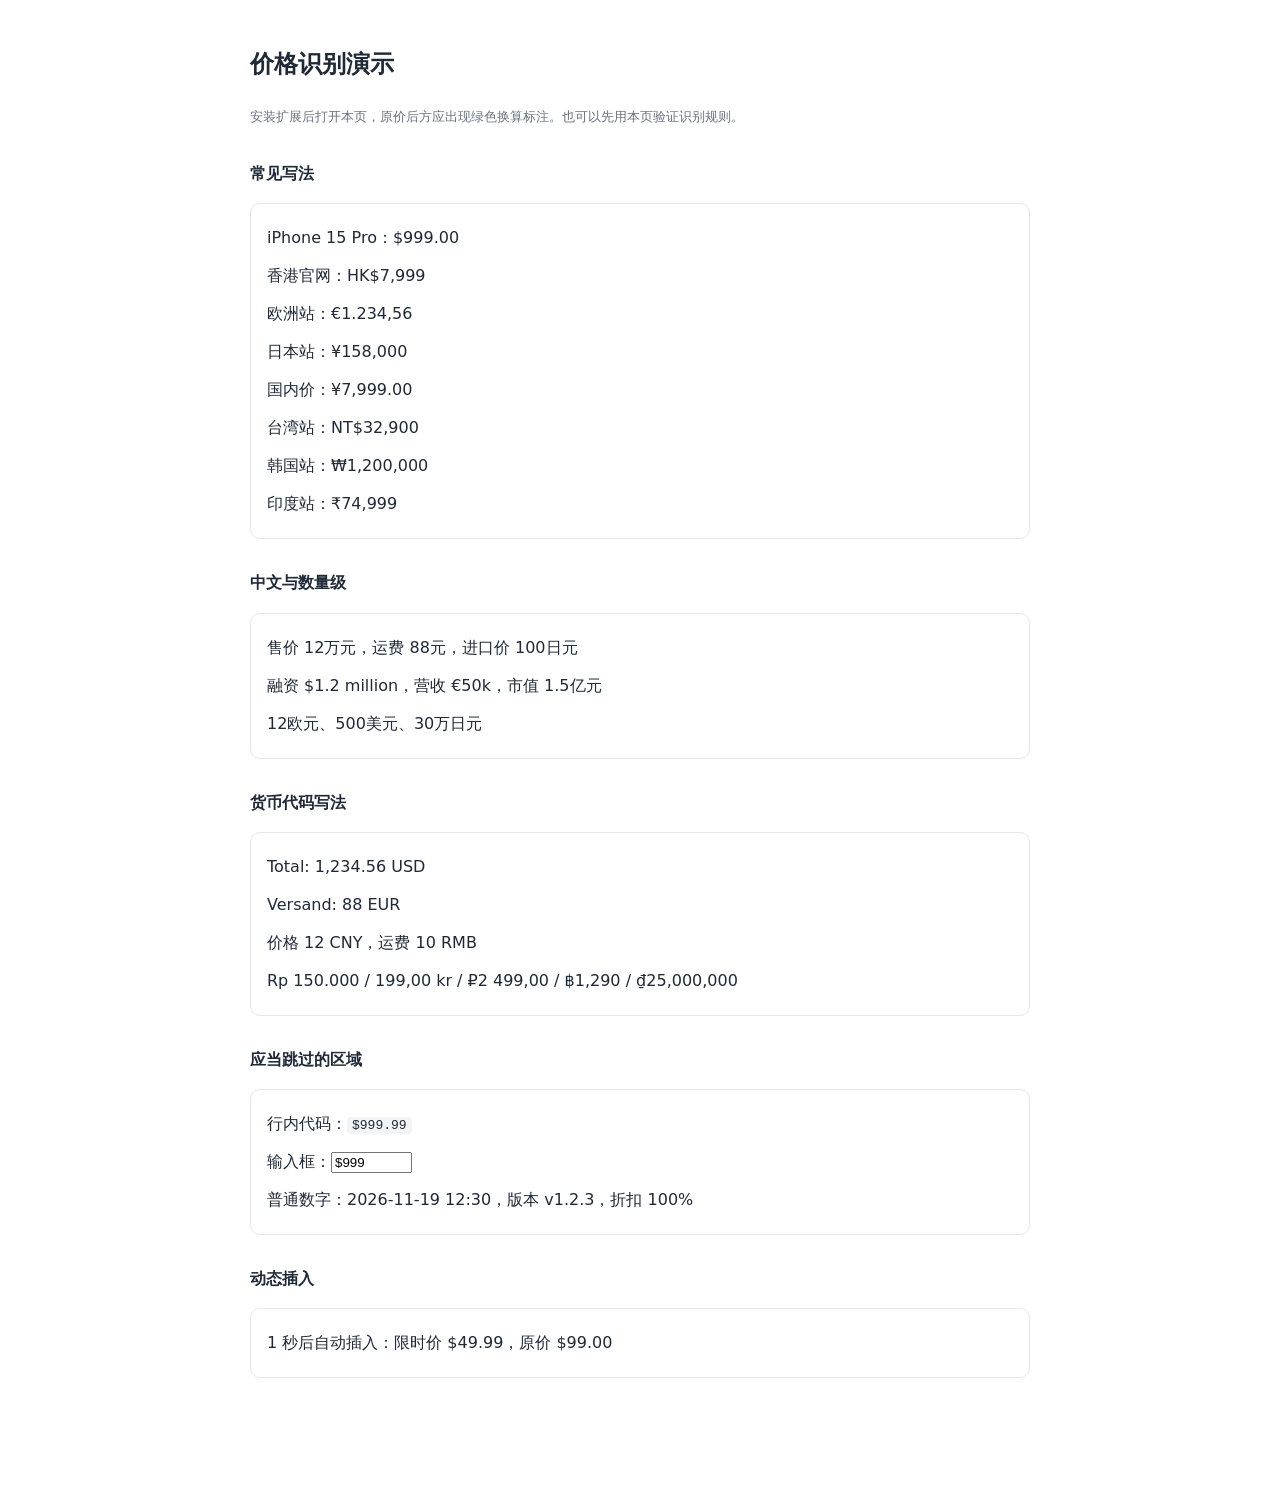
<file: demo/index.html>
<!DOCTYPE html>
<html lang="zh-CN">
<head>
  <meta charset="utf-8">
  <meta name="viewport" content="width=device-width, initial-scale=1">
  <title>汇率转换器 · 本地演示页</title>
  <style>
    :root { color-scheme: light dark; }
    body {
      max-width: 780px;
      margin: 40px auto;
      padding: 0 20px 60px;
      font-family: "Microsoft YaHei", "Segoe UI", system-ui, sans-serif;
      line-height: 2;
      color: #1f2937;
      background: #fff;
    }
    @media (prefers-color-scheme: dark) {
      body { color: #e5e7eb; background: #111827; }
      code { background: #1f2937; }
    }
    h1 { font-size: 24px; }
    h2 { font-size: 16px; margin-top: 28px; }
    p { margin: 6px 0; }
    .muted { color: #6b7280; font-size: 13px; }
    code { background: #f3f4f6; padding: 1px 5px; border-radius: 4px; }
    .card { border: 1px solid #e5e7eb; border-radius: 10px; padding: 12px 16px; margin: 10px 0; }
  </style>
</head>
<body>
  <h1>价格识别演示</h1>
  <p class="muted">安装扩展后打开本页，原价后方应出现绿色换算标注。也可以先用本页验证识别规则。</p>

  <h2>常见写法</h2>
  <div class="card">
    <p>iPhone 15 Pro：$999.00</p>
    <p>香港官网：HK$7,999</p>
    <p>欧洲站：€1.234,56</p>
    <p>日本站：¥158,000</p>
    <p>国内价：¥7,999.00</p>
    <p>台湾站：NT$32,900</p>
    <p>韩国站：₩1,200,000</p>
    <p>印度站：₹74,999</p>
  </div>

  <h2>中文与数量级</h2>
  <div class="card">
    <p>售价 12万元，运费 88元，进口价 100日元</p>
    <p>融资 $1.2 million，营收 €50k，市值 1.5亿元</p>
    <p>12欧元、500美元、30万日元</p>
  </div>

  <h2>货币代码写法</h2>
  <div class="card">
    <p>Total: 1,234.56 USD</p>
    <p>Versand: 88 EUR</p>
    <p>价格 12 CNY，运费 10 RMB</p>
    <p>Rp 150.000 / 199,00 kr / ₽2 499,00 / ฿1,290 / ₫25,000,000</p>
  </div>

  <h2>应当跳过的区域</h2>
  <div class="card">
    <p>行内代码：<code>$999.99</code></p>
    <p>输入框：<input value="$999" size="8"></p>
    <p>普通数字：2026-11-19 12:30，版本 v1.2.3，折扣 100%</p>
  </div>

  <h2>动态插入</h2>
  <div class="card">
    <p>1 秒后自动插入：<span id="dynamic"></span></p>
  </div>

  <script>
    setTimeout(function () {
      document.getElementById('dynamic').textContent = '限时价 $49.99，原价 $99.00';
    }, 1000);
  </script>
</body>
</html>
</file>
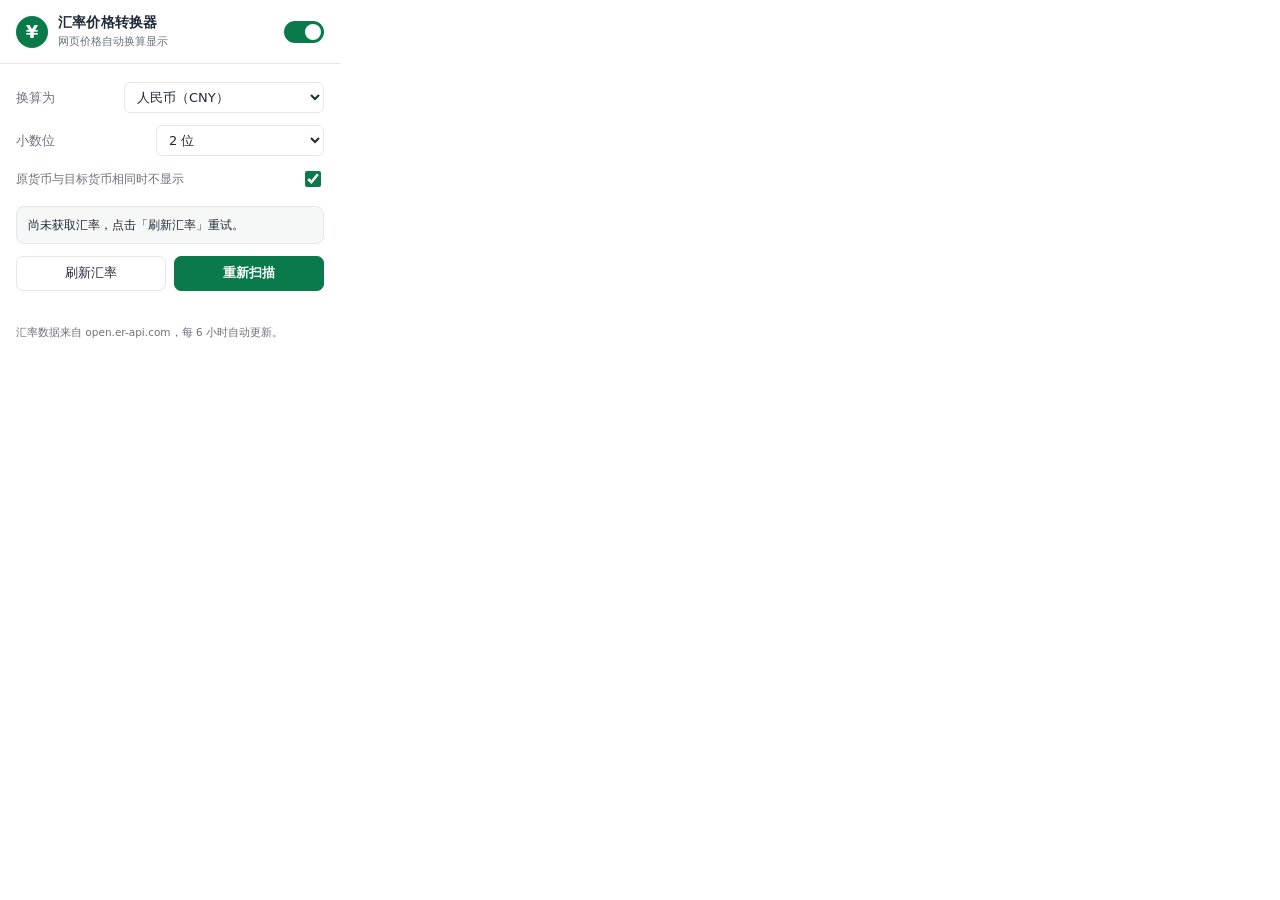
<file: popup.html>
<!DOCTYPE html>
<html lang="zh-CN">
<head>
  <meta charset="utf-8">
  <meta name="viewport" content="width=device-width, initial-scale=1">
  <title>汇率价格转换器</title>
  <link rel="stylesheet" href="popup.css">
</head>
<body>
  <div class="app">
    <header class="header">
      <div class="logo" aria-hidden="true">¥</div>
      <div class="titles">
        <h1>汇率价格转换器</h1>
        <p>网页价格自动换算显示</p>
      </div>
      <label class="switch" title="启用/停用">
        <input id="enabled" type="checkbox">
        <span class="slider"></span>
      </label>
    </header>

    <main class="body">
      <label class="field" for="target">
        <span class="field-label">换算为</span>
        <select id="target"></select>
      </label>

      <label class="field" for="decimals">
        <span class="field-label">小数位</span>
        <select id="decimals">
          <option value="0">0 位</option>
          <option value="1">1 位</option>
          <option value="2">2 位</option>
          <option value="3">3 位</option>
          <option value="4">4 位</option>
        </select>
      </label>

      <label class="field field-inline" for="skipSame">
        <span class="field-label">原货币与目标货币相同时不显示</span>
        <input id="skipSame" type="checkbox">
      </label>

      <section class="rate-card">
        <div class="rate-line" id="rateLine">正在读取汇率…</div>
        <div class="rate-line rate-detail" id="rateDetail"></div>
      </section>

      <div class="actions">
        <button id="refreshRates" type="button">刷新汇率</button>
        <button id="rescan" type="button" class="primary">重新扫描</button>
      </div>

      <p class="page-status" id="pageStatus"></p>
      <p class="note">汇率数据来自 open.er-api.com，每 6 小时自动更新。</p>
    </main>

    <div class="toast" id="toast" role="status" aria-live="polite"></div>
  </div>

  <script src="currencies.js"></script>
  <script src="popup.js"></script>
</body>
</html>
</file>
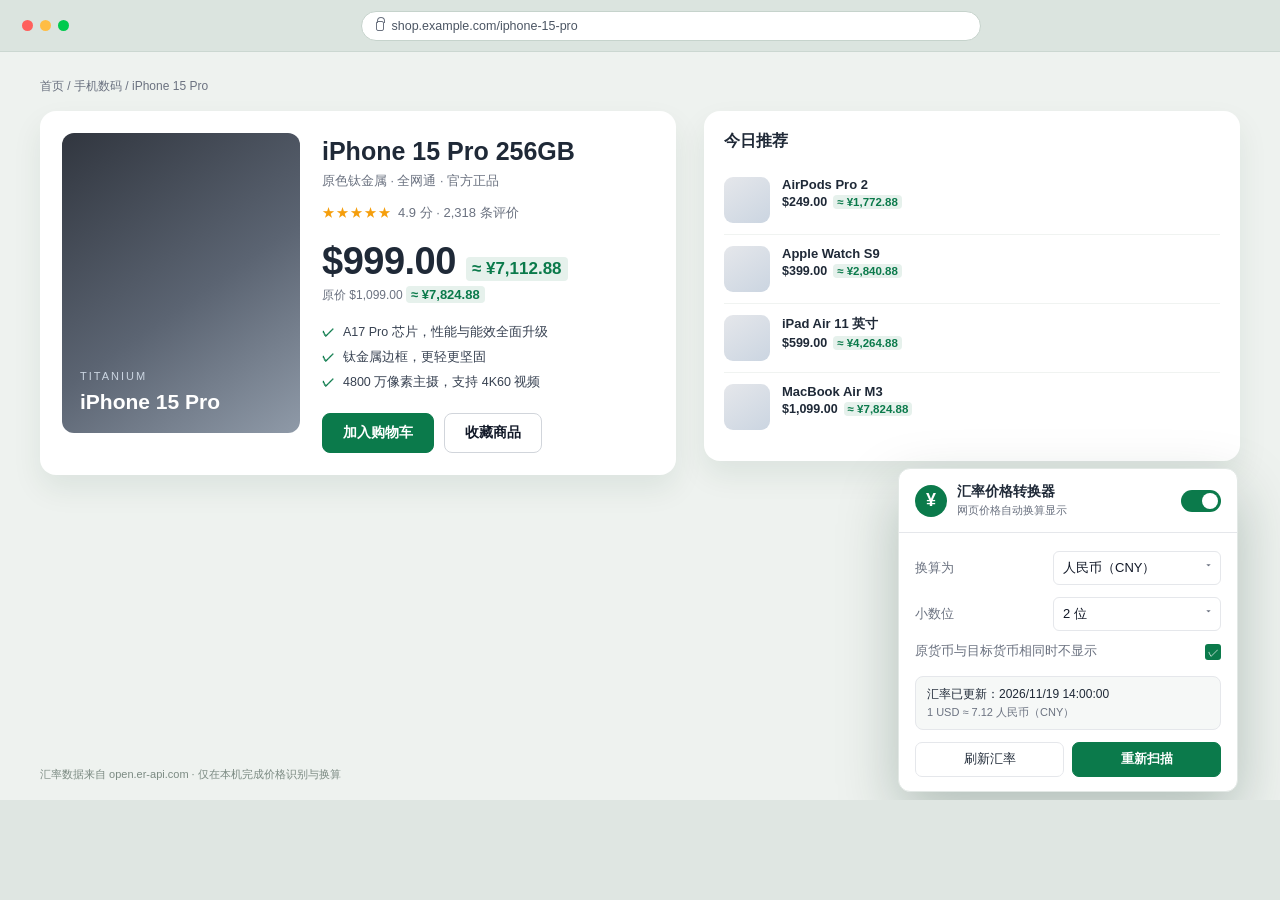
<file: store/screenshot-source.html>
<!DOCTYPE html>
<html lang="zh-CN">
<head>
  <meta charset="utf-8">
  <title>商店截图源</title>
  <style>
    * { box-sizing: border-box; }
    html, body { margin: 0; padding: 0; background: #dfe6e2; }
    body { font-family: "Microsoft YaHei", "Segoe UI", sans-serif; }

    #stage {
      position: relative;
      width: 1280px;
      height: 800px;
      overflow: hidden;
      background: #eef2ef;
      color: #1f2937;
    }

    .topbar {
      height: 52px;
      background: #dbe4df;
      display: flex;
      align-items: center;
      gap: 14px;
      padding: 0 22px;
      border-bottom: 1px solid #cbd7d1;
    }

    .dots { display: flex; gap: 7px; }
    .dot { width: 11px; height: 11px; border-radius: 50%; }
    .dot.red { background: #ff605c; }
    .dot.yellow { background: #ffbd44; }
    .dot.green { background: #00ca4e; }

    .address {
      flex: 1;
      max-width: 620px;
      margin: 0 auto;
      height: 30px;
      border-radius: 15px;
      background: #fff;
      border: 1px solid #c6d3cc;
      display: flex;
      align-items: center;
      padding: 0 14px;
      font-size: 12.5px;
      color: #4b5563;
      gap: 8px;
    }

    .lock { width: 8px; height: 10px; border: 1.5px solid #6b7280; border-radius: 2px; position: relative; }
    .lock::before { content: ""; position: absolute; width: 6px; height: 5px; border: 1.5px solid #6b7280; border-bottom: 0; border-radius: 4px 4px 0 0; left: 0; top: -5px; }

    .page {
      padding: 26px 40px 32px;
      height: 748px;
    }

    .crumb { font-size: 12px; color: #6b7280; margin-bottom: 16px; }

    .layout { display: flex; gap: 28px; align-items: flex-start; }

    .product {
      width: 636px;
      background: #fff;
      border-radius: 16px;
      padding: 22px;
      display: flex;
      gap: 22px;
      box-shadow: 0 14px 30px rgba(15, 60, 40, 0.08);
    }

    .hero {
      width: 238px;
      height: 300px;
      border-radius: 12px;
      background: linear-gradient(145deg, #31363f 0%, #5b6472 55%, #8f9aa8 100%);
      color: #fff;
      display: flex;
      flex-direction: column;
      justify-content: flex-end;
      padding: 18px;
      flex: none;
    }

    .hero .tag { font-size: 11px; letter-spacing: 2px; color: #cbd5e1; margin-bottom: 6px; }
    .hero .name { font-size: 21px; font-weight: 700; line-height: 1.3; }

    .info { flex: 1; min-width: 0; }
    .info h1 { margin: 2px 0 4px; font-size: 25px; line-height: 1.35; }
    .sub { color: #6b7280; font-size: 12.5px; margin: 0 0 14px; }
    .stars { color: #f59e0b; font-size: 13px; letter-spacing: 1px; }
    .stars span { color: #6b7280; margin-left: 6px; letter-spacing: 0; }

    .price-row { display: flex; align-items: baseline; gap: 10px; margin: 18px 0 2px; flex-wrap: wrap; }
    .price { font-size: 38px; font-weight: 700; letter-spacing: -0.5px; }

    .xr-conv {
      display: inline;
      padding: 2px 6px;
      border-radius: 4px;
      background: rgba(11, 122, 75, 0.1);
      color: #0b7a4b;
      font-size: 17px;
      font-weight: 700;
      white-space: nowrap;
      vertical-align: baseline;
    }

    .price-note { font-size: 12px; color: #6b7280; margin: 4px 0 16px; }
    .price-note .xr-conv { font-size: 13px; padding: 1px 5px; }

    .bullets { margin: 0 0 18px; padding: 0; list-style: none; font-size: 12.5px; color: #374151; line-height: 2; }
    .bullets li::before { content: "✓"; color: #0b7a4b; font-weight: 700; margin-right: 8px; }

    .buttons { display: flex; gap: 10px; }
    .btn { border-radius: 8px; padding: 10px 20px; font-size: 13.5px; font-weight: 600; border: 1px solid #d1d5db; background: #fff; color: #111827; }
    .btn.primary { background: #0b7a4b; border-color: #0b7a4b; color: #fff; }

    .side {
      flex: 1;
      background: #fff;
      border-radius: 16px;
      padding: 20px;
      box-shadow: 0 14px 30px rgba(15, 60, 40, 0.08);
    }

    .side h2 { margin: 0 0 14px; font-size: 16px; }
    .item { display: flex; gap: 12px; padding: 11px 0; border-bottom: 1px solid #f0f3f1; }
    .item:last-child { border-bottom: 0; }
    .thumb { width: 46px; height: 46px; border-radius: 9px; background: linear-gradient(145deg, #e5e7eb, #cbd5e1); flex: none; }
    .item .meta { flex: 1; min-width: 0; }
    .item .title { font-size: 13px; font-weight: 600; margin-bottom: 3px; }
    .item .row { font-size: 12.5px; display: flex; align-items: baseline; gap: 6px; flex-wrap: wrap; }
    .item .amount { font-weight: 700; }
    .item .xr-conv { font-size: 11.5px; padding: 1px 4px; }

    .popup {
      position: absolute;
      right: 42px;
      top: 468px;
      width: 340px;
      border-radius: 12px;
      background: #fff;
      box-shadow: 0 24px 60px rgba(9, 48, 32, 0.26);
      overflow: hidden;
      border: 1px solid #e2e8e5;
    }

    .popup-header { display: flex; align-items: center; gap: 10px; padding: 14px 16px; border-bottom: 1px solid #e5e7eb; }
    .popup-logo { width: 32px; height: 32px; border-radius: 50%; background: #0b7a4b; color: #fff; display: flex; align-items: center; justify-content: center; font-size: 18px; font-weight: 700; }
    .popup-titles { flex: 1; }
    .popup-titles h3 { margin: 0; font-size: 14px; }
    .popup-titles p { margin: 2px 0 0; font-size: 11px; color: #6b7280; }
    .toggle { width: 40px; height: 22px; border-radius: 11px; background: #0b7a4b; position: relative; flex: none; }
    .toggle::after { content: ""; position: absolute; width: 16px; height: 16px; border-radius: 50%; background: #fff; right: 3px; top: 3px; }

    .popup-body { padding: 12px 16px 14px; }
    .field { display: flex; align-items: center; justify-content: space-between; padding: 6px 0; gap: 10px; }
    .field-label { font-size: 12.5px; color: #6b7280; }
    .select { width: 168px; padding: 7px 9px; border: 1px solid #e5e7eb; border-radius: 6px; font-size: 13px; color: #111827; background: #fff; display: flex; justify-content: space-between; }
    .select::after { content: "▾"; color: #6b7280; font-size: 10px; }
    .check { width: 16px; height: 16px; border-radius: 3px; background: #0b7a4b; color: #fff; font-size: 11px; display: flex; align-items: center; justify-content: center; flex: none; }

    .rate-card { margin: 10px 0 4px; padding: 9px 11px; border-radius: 8px; background: #f6f8f7; border: 1px solid #e5e7eb; }
    .rate-card .line1 { font-size: 12px; }
    .rate-card .line2 { font-size: 11px; color: #6b7280; margin-top: 2px; }

    .popup-actions { display: flex; gap: 8px; margin-top: 12px; }
    .popup-actions .pbtn { flex: 1; text-align: center; padding: 8px 10px; border-radius: 7px; border: 1px solid #e5e7eb; font-size: 12.5px; }
    .popup-actions .pbtn.primary { background: #0b7a4b; border-color: #0b7a4b; color: #fff; font-weight: 600; }

    .footnote { position: absolute; left: 40px; bottom: 18px; font-size: 11px; color: #7b8a82; }
  </style>
</head>
<body>
  <div id="stage">
    <div class="topbar">
      <div class="dots">
        <span class="dot red"></span><span class="dot yellow"></span><span class="dot green"></span>
      </div>
      <div class="address"><span class="lock"></span>shop.example.com/iphone-15-pro</div>
    </div>

    <div class="page">
      <div class="crumb">首页 / 手机数码 / iPhone 15 Pro</div>

      <div class="layout">
        <div class="product">
          <div class="hero">
            <div class="tag">TITANIUM</div>
            <div class="name">iPhone 15 Pro</div>
          </div>
          <div class="info">
            <h1>iPhone 15 Pro 256GB</h1>
            <p class="sub">原色钛金属 · 全网通 · 官方正品</p>
            <div class="stars">★★★★★<span>4.9 分 · 2,318 条评价</span></div>

            <div class="price-row">
              <span class="price">$999.00</span>
              <span class="xr-conv">≈ ¥7,112.88</span>
            </div>
            <p class="price-note">原价 $1,099.00 <span class="xr-conv">≈ ¥7,824.88</span></p>

            <ul class="bullets">
              <li>A17 Pro 芯片，性能与能效全面升级</li>
              <li>钛金属边框，更轻更坚固</li>
              <li>4800 万像素主摄，支持 4K60 视频</li>
            </ul>

            <div class="buttons">
              <button class="btn primary">加入购物车</button>
              <button class="btn">收藏商品</button>
            </div>
          </div>
        </div>

        <div class="side">
          <h2>今日推荐</h2>
          <div class="item">
            <div class="thumb"></div>
            <div class="meta">
              <div class="title">AirPods Pro 2</div>
              <div class="row"><span class="amount">$249.00</span><span class="xr-conv">≈ ¥1,772.88</span></div>
            </div>
          </div>
          <div class="item">
            <div class="thumb"></div>
            <div class="meta">
              <div class="title">Apple Watch S9</div>
              <div class="row"><span class="amount">$399.00</span><span class="xr-conv">≈ ¥2,840.88</span></div>
            </div>
          </div>
          <div class="item">
            <div class="thumb"></div>
            <div class="meta">
              <div class="title">iPad Air 11 英寸</div>
              <div class="row"><span class="amount">$599.00</span><span class="xr-conv">≈ ¥4,264.88</span></div>
            </div>
          </div>
          <div class="item">
            <div class="thumb"></div>
            <div class="meta">
              <div class="title">MacBook Air M3</div>
              <div class="row"><span class="amount">$1,099.00</span><span class="xr-conv">≈ ¥7,824.88</span></div>
            </div>
          </div>
        </div>
      </div>
    </div>

    <div class="popup">
      <div class="popup-header">
        <div class="popup-logo">¥</div>
        <div class="popup-titles">
          <h3>汇率价格转换器</h3>
          <p>网页价格自动换算显示</p>
        </div>
        <div class="toggle"></div>
      </div>
      <div class="popup-body">
        <div class="field">
          <span class="field-label">换算为</span>
          <span class="select">人民币（CNY）</span>
        </div>
        <div class="field">
          <span class="field-label">小数位</span>
          <span class="select">2 位</span>
        </div>
        <div class="field">
          <span class="field-label">原货币与目标货币相同时不显示</span>
          <span class="check">✓</span>
        </div>
        <div class="rate-card">
          <div class="line1">汇率已更新：2026/11/19 14:00:00</div>
          <div class="line2">1 USD ≈ 7.12 人民币（CNY）</div>
        </div>
        <div class="popup-actions">
          <span class="pbtn">刷新汇率</span>
          <span class="pbtn primary">重新扫描</span>
        </div>
      </div>
    </div>

    <div class="footnote">汇率数据来自 open.er-api.com · 仅在本机完成价格识别与换算</div>
  </div>
</body>
</html>
</file>
<file: popup.css>
:root {
  color-scheme: light dark;
  --bg: #ffffff;
  --fg: #1f2937;
  --muted: #6b7280;
  --line: #e5e7eb;
  --accent: #0b7a4b;
  --accent-soft: rgba(11, 122, 75, 0.1);
  --card: #f6f8f7;
  --danger: #b42318;
}

@media (prefers-color-scheme: dark) {
  :root {
    --bg: #171b1a;
    --fg: #e8ece9;
    --muted: #9aa5a0;
    --line: #2b3230;
    --accent: #48c78e;
    --accent-soft: rgba(72, 199, 142, 0.14);
    --card: #1e2422;
    --danger: #ff8a7a;
  }
}

* {
  box-sizing: border-box;
}

body {
  margin: 0;
  width: 340px;
  background: var(--bg);
  color: var(--fg);
  font-family: "Microsoft YaHei", "Segoe UI", system-ui, -apple-system, sans-serif;
  font-size: 13px;
}

.app {
  position: relative;
}

.header {
  display: flex;
  align-items: center;
  gap: 10px;
  padding: 14px 16px;
  border-bottom: 1px solid var(--line);
}

.logo {
  width: 32px;
  height: 32px;
  border-radius: 50%;
  background: var(--accent);
  color: #fff;
  display: flex;
  align-items: center;
  justify-content: center;
  font-size: 18px;
  font-weight: 700;
  flex: none;
}

.titles {
  flex: 1;
  min-width: 0;
}

.titles h1 {
  margin: 0;
  font-size: 14px;
  font-weight: 700;
  letter-spacing: 0.2px;
}

.titles p {
  margin: 2px 0 0;
  font-size: 11px;
  color: var(--muted);
}

/* 开关 */
.switch {
  position: relative;
  display: inline-block;
  width: 40px;
  height: 22px;
  flex: none;
}

.switch input {
  opacity: 0;
  width: 0;
  height: 0;
}

.slider {
  position: absolute;
  inset: 0;
  background: #c7ccc9;
  border-radius: 22px;
  transition: background 0.18s ease;
  cursor: pointer;
}

.slider::before {
  content: "";
  position: absolute;
  width: 16px;
  height: 16px;
  left: 3px;
  top: 3px;
  border-radius: 50%;
  background: #fff;
  transition: transform 0.18s ease;
}

.switch input:checked + .slider {
  background: var(--accent);
}

.switch input:checked + .slider::before {
  transform: translateX(18px);
}

.switch input:focus-visible + .slider {
  outline: 2px solid var(--accent);
  outline-offset: 2px;
}

.body {
  padding: 12px 16px 14px;
}

.field {
  display: flex;
  align-items: center;
  justify-content: space-between;
  gap: 10px;
  padding: 6px 0;
}

.field-label {
  color: var(--muted);
}

.field select {
  min-width: 168px;
  padding: 6px 8px;
  border: 1px solid var(--line);
  border-radius: 6px;
  background: var(--bg);
  color: var(--fg);
  font-size: 13px;
  font-family: inherit;
}

.field select:focus {
  outline: 2px solid var(--accent-soft);
  border-color: var(--accent);
}

.field-inline input[type="checkbox"] {
  width: 16px;
  height: 16px;
  accent-color: var(--accent);
  flex: none;
}

.field-inline .field-label {
  font-size: 12px;
  line-height: 1.4;
}

.rate-card {
  margin: 10px 0 4px;
  padding: 9px 11px;
  border-radius: 8px;
  background: var(--card);
  border: 1px solid var(--line);
}

.rate-line {
  font-size: 12px;
  color: var(--fg);
  line-height: 1.5;
  word-break: break-all;
}

.rate-detail {
  color: var(--muted);
  font-size: 11px;
}

.rate-detail.warn {
  color: var(--danger);
}

.actions {
  display: flex;
  gap: 8px;
  margin-top: 12px;
}

button {
  flex: 1;
  padding: 8px 10px;
  border-radius: 7px;
  border: 1px solid var(--line);
  background: var(--bg);
  color: var(--fg);
  font-size: 12.5px;
  font-family: inherit;
  cursor: pointer;
  transition: background 0.15s ease, border-color 0.15s ease, opacity 0.15s ease;
}

button:hover {
  border-color: var(--accent);
}

button.primary {
  background: var(--accent);
  border-color: var(--accent);
  color: #fff;
  font-weight: 600;
}

button.primary:hover {
  opacity: 0.9;
}

button:disabled {
  opacity: 0.6;
  cursor: default;
}

.page-status {
  margin: 10px 0 0;
  font-size: 11.5px;
  color: var(--muted);
  min-height: 16px;
}

.page-status.off {
  color: var(--danger);
}

.note {
  margin: 8px 0 0;
  font-size: 10.5px;
  color: var(--muted);
  line-height: 1.5;
}

.toast {
  position: fixed;
  left: 50%;
  bottom: 12px;
  transform: translate(-50%, 8px);
  padding: 6px 12px;
  border-radius: 20px;
  background: rgba(17, 24, 39, 0.9);
  color: #fff;
  font-size: 11.5px;
  opacity: 0;
  pointer-events: none;
  transition: opacity 0.18s ease, transform 0.18s ease;
  max-width: 300px;
  text-align: center;
}

.toast.show {
  opacity: 1;
  transform: translate(-50%, 0);
}
</file>
